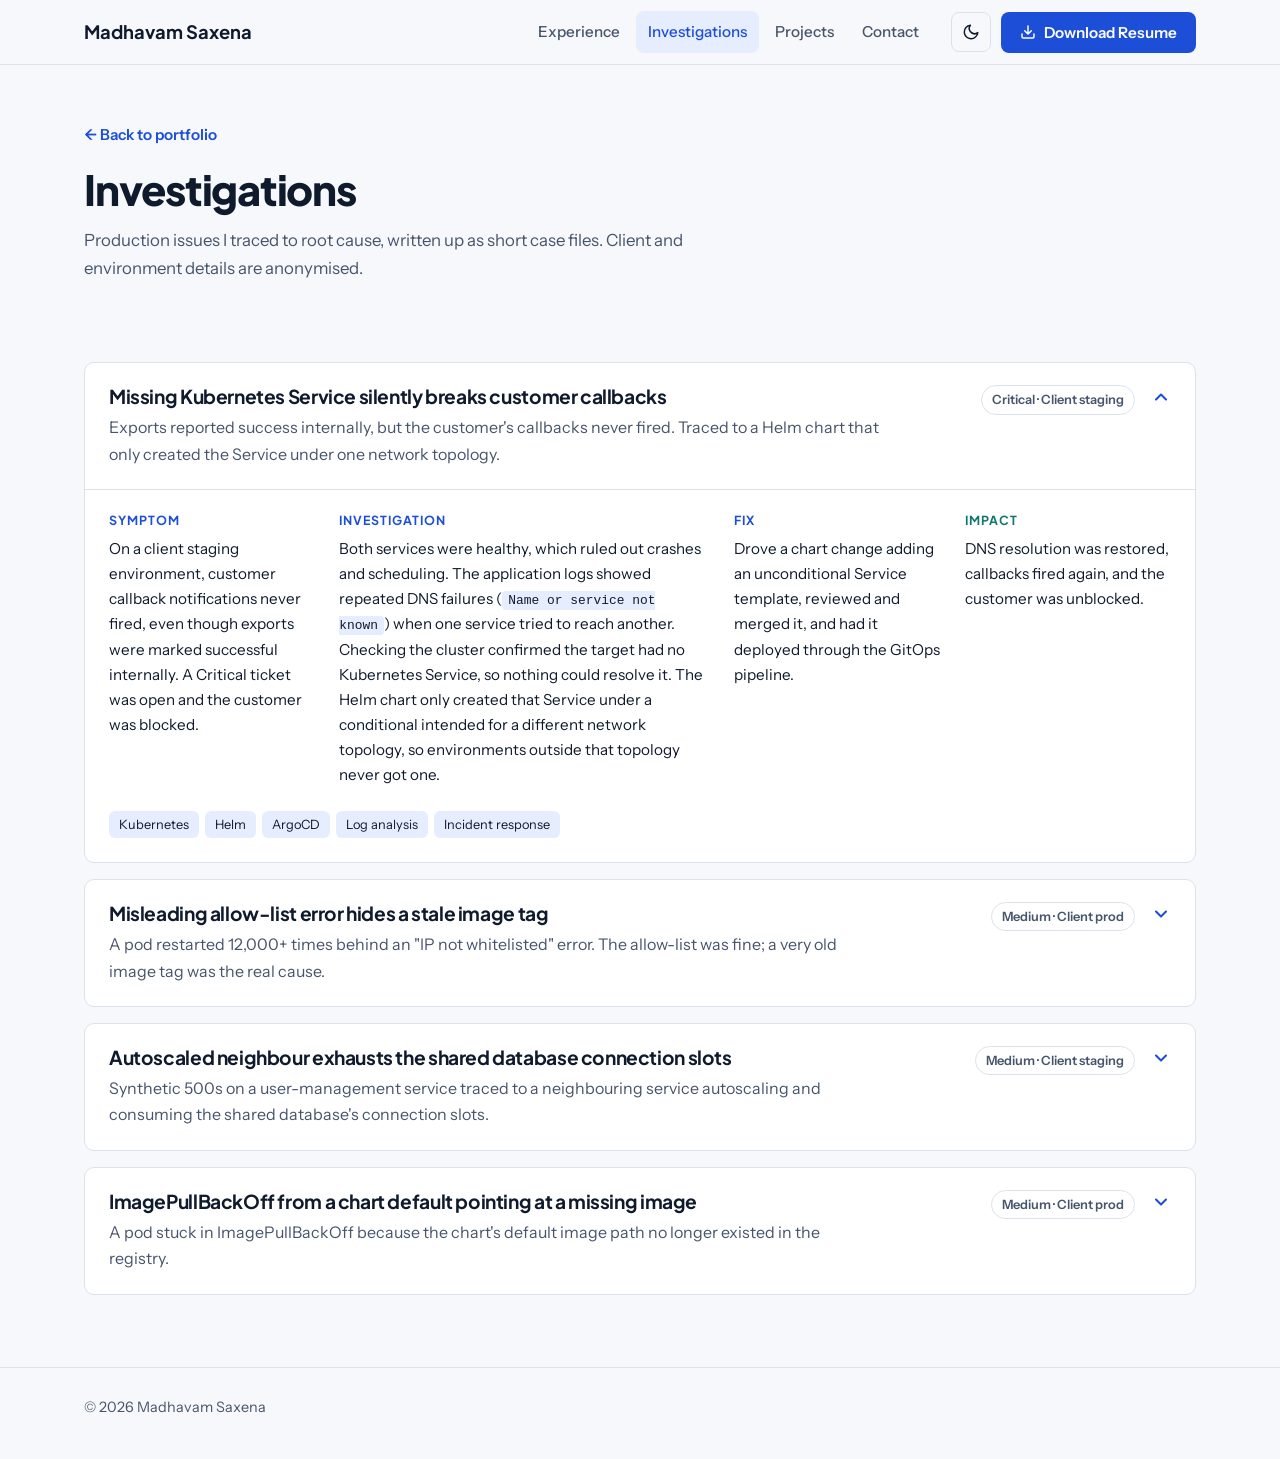
<file: investigations.html>
<!DOCTYPE html>
<html lang="en">
<head>
<meta charset="UTF-8">
<meta name="viewport" content="width=device-width, initial-scale=1">
<title>Investigations | Madhavam Saxena</title>
<meta name="description" content="Production incidents traced to root cause, written up as short case files by Madhavam Saxena, Site Reliability Engineer.">
<link rel="canonical" href="https://msaxena14.github.io/investigations.html">
<meta name="author" content="Madhavam Saxena">

<meta property="og:type" content="website">
<meta property="og:title" content="Investigations | Madhavam Saxena">
<meta property="og:description" content="Production incidents traced to root cause, written up as short case files.">
<meta property="og:url" content="https://msaxena14.github.io/investigations.html">
<meta property="og:image" content="https://msaxena14.github.io/assets/img/madhavam-saxena.jpeg">
<meta name="twitter:card" content="summary">

<meta name="color-scheme" content="light dark">
<meta name="theme-color" content="#f6f8fb" id="theme-meta">
<link rel="icon" href="data:image/svg+xml,%3Csvg xmlns='http://www.w3.org/2000/svg' viewBox='0 0 64 64'%3E%3Crect width='64' height='64' rx='14' fill='%231d4ed8'/%3E%3Ctext x='32' y='43' font-family='Arial,sans-serif' font-size='30' font-weight='700' text-anchor='middle' fill='white'%3EMS%3C/text%3E%3C/svg%3E">

<script type="application/ld+json">
{
  "@context": "https://schema.org",
  "@type": "Person",
  "name": "Madhavam Saxena",
  "jobTitle": "Site Reliability Engineer",
  "worksFor": { "@type": "Organization", "name": "Innovaccer" },
  "url": "https://msaxena14.github.io/",
  "email": "mailto:madhavamsaxena14@gmail.com",
  "sameAs": ["https://www.linkedin.com/in/madhavamsaxena/", "https://github.com/msaxena14"],
  "knowsAbout": ["Kubernetes", "AWS", "Terraform", "ArgoCD", "GitOps", "Observability", "Site Reliability Engineering"]
}
</script>

<!-- Set theme before first paint so there is no flash -->
<script>
  (function () {
    var saved = null;
    try { saved = localStorage.getItem('theme'); } catch (e) {}
    var dark = saved ? saved === 'dark' : window.matchMedia('(prefers-color-scheme: dark)').matches;
    document.documentElement.setAttribute('data-theme', dark ? 'dark' : 'light');
  })();
</script>

<link rel="preconnect" href="https://fonts.googleapis.com">
<link rel="preconnect" href="https://fonts.gstatic.com" crossorigin>
<link rel="stylesheet" href="https://fonts.googleapis.com/css2?family=Plus+Jakarta+Sans:wght@600;700;800&family=Instrument+Sans:wght@400;500;600&display=swap">

<link rel="stylesheet" href="assets/css/site.css">
</head>

<body>
<a class="skip" href="#main">Skip to content</a>

<header class="site">
  <div class="wrap bar">
    <a class="brand" href="index.html">Madhavam Saxena</a>
    <nav class="primary" aria-label="Primary">
      <a href="index.html#experience">Experience</a>
      <a href="investigations.html" aria-current="true">Investigations</a>
      <a href="index.html#projects">Projects</a>
      <a href="index.html#contact">Contact</a>
    </nav>
    <div class="actions">
      <button class="icon-btn" id="theme-toggle" type="button" aria-label="Switch between light and dark theme">
        <svg class="i-sun" viewBox="0 0 24 24" fill="none" stroke="currentColor" stroke-width="2" stroke-linecap="round" stroke-linejoin="round" aria-hidden="true"><circle cx="12" cy="12" r="5"/><path d="M12 1v2M12 21v2M4.2 4.2l1.4 1.4M18.4 18.4l1.4 1.4M1 12h2M21 12h2M4.2 19.8l1.4-1.4M18.4 5.6l1.4-1.4"/></svg>
        <svg class="i-moon" viewBox="0 0 24 24" fill="none" stroke="currentColor" stroke-width="2" stroke-linecap="round" stroke-linejoin="round" aria-hidden="true"><path d="M21 12.8A9 9 0 1 1 11.2 3a7 7 0 0 0 9.8 9.8z"/></svg>
      </button>
      <a class="btn btn-primary" href="MadhavamSaxena_Resume.pdf" download>
        <svg width="16" height="16" viewBox="0 0 24 24" fill="none" stroke="currentColor" stroke-width="2.2" stroke-linecap="round" stroke-linejoin="round" aria-hidden="true"><path d="M21 15v4a2 2 0 0 1-2 2H5a2 2 0 0 1-2-2v-4M7 10l5 5 5-5M12 15V3"/></svg>
        <span><span class="btn-resume-text">Download </span>Resume</span>
      </a>
    </div>
  </div>
</header>

<main id="main">
  <section class="page-head">
    <div class="wrap">
      <a class="crumb" href="index.html#investigations">← Back to portfolio</a>
      <h1>Investigations</h1>
      <p>Production issues I traced to root cause, written up as short case files. Client and environment details are anonymised.</p>
    </div>
  </section>

  <section>
    <div class="wrap">
      <div class="cases">
        <!-- INVESTIGATIONS:START -->
        <details class="case" id="missing-kubernetes-service-silently-breaks-customer-callbacks" open>
          <summary>
            <span class="case-title"><h3>Missing Kubernetes Service silently breaks customer callbacks</h3><p>Exports reported success internally, but the customer&#x27;s callbacks never fired. Traced to a Helm chart that only created the Service under one network topology.</p></span>
            <span class="case-sev">Critical · Client staging</span>
            <svg class="case-chev" viewBox="0 0 24 24" fill="none" stroke="currentColor" stroke-width="2.5" stroke-linecap="round" stroke-linejoin="round" aria-hidden="true"><path d="m6 9 6 6 6-6"/></svg>
          </summary>
          <div class="case-body">
            <div class="step"><h4>Symptom</h4><p>On a client staging environment, customer callback notifications never fired, even though exports were marked successful internally. A Critical ticket was open and the customer was blocked.</p></div>
            <div class="step"><h4>Investigation</h4><p>Both services were healthy, which ruled out crashes and scheduling. The application logs showed repeated DNS failures (<code>Name or service not known</code>) when one service tried to reach another. Checking the cluster confirmed the target had no Kubernetes Service, so nothing could resolve it. The Helm chart only created that Service under a conditional intended for a different network topology, so environments outside that topology never got one.</p></div>
            <div class="step"><h4>Fix</h4><p>Drove a chart change adding an unconditional Service template, reviewed and merged it, and had it deployed through the GitOps pipeline.</p></div>
            <div class="step impact"><h4>Impact</h4><p>DNS resolution was restored, callbacks fired again, and the customer was unblocked.</p></div>
            <ul class="tags" aria-label="Technologies"><li class="tag">Kubernetes</li><li class="tag">Helm</li><li class="tag">ArgoCD</li><li class="tag">Log analysis</li><li class="tag">Incident response</li></ul>
          </div>
        </details>
        <details class="case" id="misleading-allow-list-error-hides-a-stale-image-tag">
          <summary>
            <span class="case-title"><h3>Misleading allow-list error hides a stale image tag</h3><p>A pod restarted 12,000+ times behind an &quot;IP not whitelisted&quot; error. The allow-list was fine; a very old image tag was the real cause.</p></span>
            <span class="case-sev">Medium · Client prod</span>
            <svg class="case-chev" viewBox="0 0 24 24" fill="none" stroke="currentColor" stroke-width="2.5" stroke-linecap="round" stroke-linejoin="round" aria-hidden="true"><path d="m6 9 6 6 6-6"/></svg>
          </summary>
          <div class="case-body">
            <div class="step"><h4>Symptom</h4><p>A pod on a client&#x27;s Azure cluster had restarted more than 12,000 times, a long-standing condition rather than a new regression. Its logs ended in <code>ConnectionError: Customer IP is not whitelisted</code> against an Azure OpenAI endpoint.</p></div>
            <div class="step"><h4>Investigation</h4><p>The error read like a network allow-list gap, and the first step was to ask for the client&#x27;s egress IP. A teammate questioned that: the service calls the endpoint from the cluster, not from the customer&#x27;s network. Checking the cluster&#x27;s NAT gateway address against the endpoint&#x27;s network rules showed it was already allow-listed, which disproved the hypothesis. With networking ruled out, comparing the deployed version with current releases showed the service was running a very old image tag, and together with the owning team that became the most likely cause.</p></div>
            <div class="step"><h4>Fix</h4><p>Upgraded the service to a current release through the GitOps configuration.</p></div>
            <div class="step impact"><h4>Impact</h4><p>The pods came up and stayed up with no restarts, ending a restart loop that had run for more than two weeks.</p></div>
            <ul class="tags" aria-label="Technologies"><li class="tag">Kubernetes</li><li class="tag">Azure</li><li class="tag">Troubleshooting</li><li class="tag">Image versions</li></ul>
          </div>
        </details>
        <details class="case" id="autoscaled-neighbour-exhausts-the-shared-database-connection-slots">
          <summary>
            <span class="case-title"><h3>Autoscaled neighbour exhausts the shared database connection slots</h3><p>Synthetic 500s on a user-management service traced to a neighbouring service autoscaling and consuming the shared database&#x27;s connection slots.</p></span>
            <span class="case-sev">Medium · Client staging</span>
            <svg class="case-chev" viewBox="0 0 24 24" fill="none" stroke="currentColor" stroke-width="2.5" stroke-linecap="round" stroke-linejoin="round" aria-hidden="true"><path d="m6 9 6 6 6-6"/></svg>
          </summary>
          <div class="case-body">
            <div class="step"><h4>Symptom</h4><p>Synthetic checks against a staging user-management service started returning HTTP 500. The service&#x27;s logs showed Postgres refusing connections: <code>remaining connection slots are reserved for roles with the SUPERUSER attribute</code>.</p></div>
            <div class="step"><h4>Investigation</h4><p>That error means the database has run out of regular connection slots, so the question was who was holding them. A traffic spike on a separate document-processing service had scaled it to about 27 pods. Each pod keeps its own connection pool of roughly 10 connections, around 291 in total, against a server limit of 401. With about 384 connections in use, user management lost the race for the last slots. The headroom was only a few connections, so the next spike would repeat the failure.</p></div>
            <div class="step"><h4>Fix</h4><p>Recommended three options, in order of effort: cap the per-pod pool size, raise <code>max_connections</code>, and put a connection pooler such as PgBouncer between the applications and the database. The owning application team applied the fix under a separate ticket.</p></div>
            <div class="step impact"><h4>Impact</h4><p>The incident was closed with a documented root cause and a clear way to stop it recurring on the next traffic spike.</p></div>
            <ul class="tags" aria-label="Technologies"><li class="tag">PostgreSQL</li><li class="tag">Kubernetes</li><li class="tag">Capacity</li><li class="tag">Root cause analysis</li></ul>
          </div>
        </details>
        <details class="case" id="imagepullbackoff-from-a-chart-default-pointing-at-a-missing-image">
          <summary>
            <span class="case-title"><h3>ImagePullBackOff from a chart default pointing at a missing image</h3><p>A pod stuck in ImagePullBackOff because the chart&#x27;s default image path no longer existed in the registry.</p></span>
            <span class="case-sev">Medium · Client prod</span>
            <svg class="case-chev" viewBox="0 0 24 24" fill="none" stroke="currentColor" stroke-width="2.5" stroke-linecap="round" stroke-linejoin="round" aria-hidden="true"><path d="m6 9 6 6 6-6"/></svg>
          </summary>
          <div class="case-body">
            <div class="step"><h4>Symptom</h4><p>A UI-shell service sat in <code>ImagePullBackOff</code> for the whole alert window on a client&#x27;s production cluster.</p></div>
            <div class="step"><h4>Investigation</h4><p>The pull error and a look at the registry showed that the referenced image path and tag did not exist at all, so retries could never succeed. The path came from the chart&#x27;s default values, not from anything specific to the client. A platform engineer confirmed the service shouldn&#x27;t use that default and supplied the correct repository and tag.</p></div>
            <div class="step"><h4>Fix</h4><p>Added a per-client override for the image repository and tag, merged it, promoted it, and let the GitOps sync roll it out.</p></div>
            <div class="step impact"><h4>Impact</h4><p>The deployment synced and went healthy, with pods running without restarts or errors. The UI was checked after logging in to confirm it served correctly.</p></div>
            <ul class="tags" aria-label="Technologies"><li class="tag">Kubernetes</li><li class="tag">ECR</li><li class="tag">Helm</li><li class="tag">ArgoCD</li></ul>
          </div>
        </details>
        <!-- INVESTIGATIONS:END -->
      </div>
    </div>
  </section>
</main>

<footer class="site">
  <div class="wrap">© <span id="year">2026</span> Madhavam Saxena</div>
</footer>

<script>
  (function () {
    var root = document.documentElement;
    document.getElementById('year').textContent = new Date().getFullYear();

    var meta = document.getElementById('theme-meta');
    function syncMeta() { meta.setAttribute('content', root.getAttribute('data-theme') === 'dark' ? '#0b1220' : '#f6f8fb'); }
    syncMeta();
    document.getElementById('theme-toggle').addEventListener('click', function () {
      var next = root.getAttribute('data-theme') === 'dark' ? 'light' : 'dark';
      root.setAttribute('data-theme', next);
      try { localStorage.setItem('theme', next); } catch (e) {}
      syncMeta();
    });

    // Deep link: open the case file named in the URL hash
    function openFromHash() {
      var el = location.hash && document.querySelector('details.case' + location.hash);
      if (el) el.open = true;
    }
    openFromHash();
    window.addEventListener('hashchange', openFromHash);
  })();
</script>
</body>
</html>
</file>
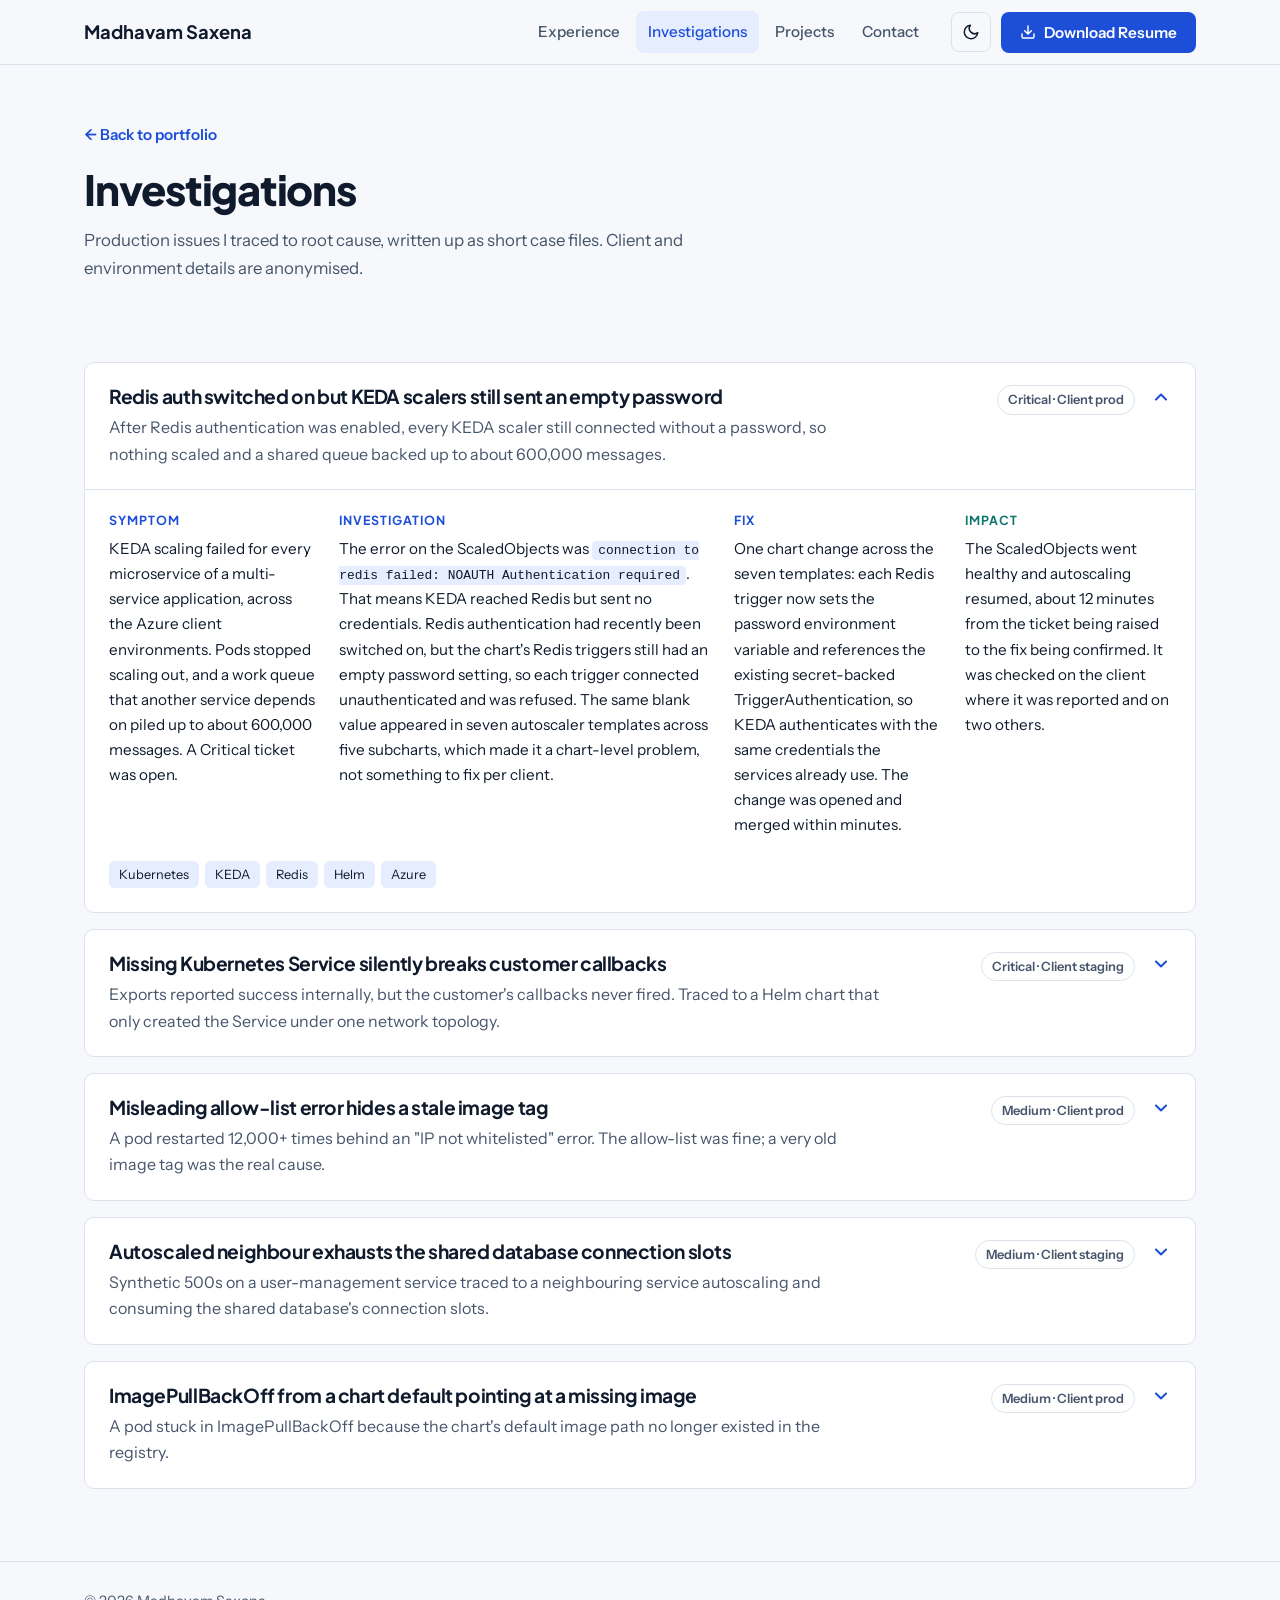
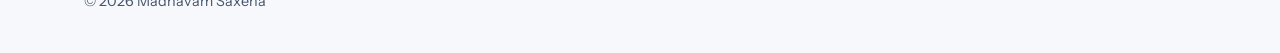
<file: html/investigations.html>
<!DOCTYPE html>
<html lang="en">
<head>
<meta charset="UTF-8">
<meta name="viewport" content="width=device-width, initial-scale=1">
<title>Investigations | Madhavam Saxena</title>
<meta name="description" content="Production incidents traced to root cause, written up as short case files by Madhavam Saxena, Site Reliability Engineer.">
<link rel="canonical" href="https://msaxena14.github.io/html/investigations.html">
<meta name="author" content="Madhavam Saxena">

<meta property="og:type" content="website">
<meta property="og:title" content="Investigations | Madhavam Saxena">
<meta property="og:description" content="Production incidents traced to root cause, written up as short case files.">
<meta property="og:url" content="https://msaxena14.github.io/html/investigations.html">
<meta property="og:image" content="https://msaxena14.github.io/assets/img/madhavam-saxena.jpeg">
<meta name="twitter:card" content="summary">

<meta name="color-scheme" content="light dark">
<meta name="theme-color" content="#f6f8fb" id="theme-meta">
<link rel="icon" href="data:image/svg+xml,%3Csvg xmlns='http://www.w3.org/2000/svg' viewBox='0 0 64 64'%3E%3Crect width='64' height='64' rx='14' fill='%231d4ed8'/%3E%3Ctext x='32' y='43' font-family='Arial,sans-serif' font-size='30' font-weight='700' text-anchor='middle' fill='white'%3EMS%3C/text%3E%3C/svg%3E">

<script type="application/ld+json">
{
  "@context": "https://schema.org",
  "@type": "Person",
  "name": "Madhavam Saxena",
  "jobTitle": "Site Reliability Engineer",
  "worksFor": { "@type": "Organization", "name": "Innovaccer" },
  "url": "https://msaxena14.github.io/",
  "email": "mailto:madhavamsaxena14@gmail.com",
  "sameAs": ["https://www.linkedin.com/in/madhavamsaxena/", "https://github.com/msaxena14"],
  "knowsAbout": ["Kubernetes", "AWS", "Terraform", "ArgoCD", "GitOps", "Observability", "Site Reliability Engineering"]
}
</script>

<!-- Set theme before first paint so there is no flash -->
<script>
  (function () {
    var saved = null;
    try { saved = localStorage.getItem('theme'); } catch (e) {}
    var dark = saved ? saved === 'dark' : window.matchMedia('(prefers-color-scheme: dark)').matches;
    document.documentElement.setAttribute('data-theme', dark ? 'dark' : 'light');
  })();
</script>

<link rel="preconnect" href="https://fonts.googleapis.com">
<link rel="preconnect" href="https://fonts.gstatic.com" crossorigin>
<link rel="stylesheet" href="https://fonts.googleapis.com/css2?family=Plus+Jakarta+Sans:wght@600;700;800&family=Instrument+Sans:wght@400;500;600&display=swap">

<link rel="stylesheet" href="../assets/css/site.css">
</head>

<body>
<a class="skip" href="#main">Skip to content</a>

<header class="site">
  <div class="wrap bar">
    <a class="brand" href="index.html">Madhavam Saxena</a>
    <nav class="primary" aria-label="Primary">
      <a href="index.html#experience">Experience</a>
      <a href="investigations.html" aria-current="true">Investigations</a>
      <a href="index.html#projects">Projects</a>
      <a href="index.html#contact">Contact</a>
    </nav>
    <div class="actions">
      <button class="icon-btn" id="theme-toggle" type="button" aria-label="Switch between light and dark theme">
        <svg class="i-sun" viewBox="0 0 24 24" fill="none" stroke="currentColor" stroke-width="2" stroke-linecap="round" stroke-linejoin="round" aria-hidden="true"><circle cx="12" cy="12" r="5"/><path d="M12 1v2M12 21v2M4.2 4.2l1.4 1.4M18.4 18.4l1.4 1.4M1 12h2M21 12h2M4.2 19.8l1.4-1.4M18.4 5.6l1.4-1.4"/></svg>
        <svg class="i-moon" viewBox="0 0 24 24" fill="none" stroke="currentColor" stroke-width="2" stroke-linecap="round" stroke-linejoin="round" aria-hidden="true"><path d="M21 12.8A9 9 0 1 1 11.2 3a7 7 0 0 0 9.8 9.8z"/></svg>
      </button>
      <a class="btn btn-primary" href="../MadhavamSaxena_Resume.pdf" download>
        <svg width="16" height="16" viewBox="0 0 24 24" fill="none" stroke="currentColor" stroke-width="2.2" stroke-linecap="round" stroke-linejoin="round" aria-hidden="true"><path d="M21 15v4a2 2 0 0 1-2 2H5a2 2 0 0 1-2-2v-4M7 10l5 5 5-5M12 15V3"/></svg>
        <span><span class="btn-resume-text">Download </span>Resume</span>
      </a>
    </div>
  </div>
</header>

<main id="main">
  <section class="page-head">
    <div class="wrap">
      <a class="crumb" href="index.html#investigations">← Back to portfolio</a>
      <h1>Investigations</h1>
      <p>Production issues I traced to root cause, written up as short case files. Client and environment details are anonymised.</p>
    </div>
  </section>

  <section>
    <div class="wrap">
      <div class="cases">
        <!-- INVESTIGATIONS:START -->
        <details class="case" id="redis-auth-switched-on-but-keda-scalers-still-sent-an-empty-password" open>
          <summary>
            <span class="case-title"><h3>Redis auth switched on but KEDA scalers still sent an empty password</h3><p>After Redis authentication was enabled, every KEDA scaler still connected without a password, so nothing scaled and a shared queue backed up to about 600,000 messages.</p></span>
            <span class="case-sev">Critical · Client prod</span>
            <svg class="case-chev" viewBox="0 0 24 24" fill="none" stroke="currentColor" stroke-width="2.5" stroke-linecap="round" stroke-linejoin="round" aria-hidden="true"><path d="m6 9 6 6 6-6"/></svg>
          </summary>
          <div class="case-body">
            <div class="step"><h4>Symptom</h4><p>KEDA scaling failed for every microservice of a multi-service application, across the Azure client environments. Pods stopped scaling out, and a work queue that another service depends on piled up to about 600,000 messages. A Critical ticket was open.</p></div>
            <div class="step"><h4>Investigation</h4><p>The error on the ScaledObjects was <code>connection to redis failed: NOAUTH Authentication required</code>. That means KEDA reached Redis but sent no credentials. Redis authentication had recently been switched on, but the chart&#x27;s Redis triggers still had an empty password setting, so each trigger connected unauthenticated and was refused. The same blank value appeared in seven autoscaler templates across five subcharts, which made it a chart-level problem, not something to fix per client.</p></div>
            <div class="step"><h4>Fix</h4><p>One chart change across the seven templates: each Redis trigger now sets the password environment variable and references the existing secret-backed TriggerAuthentication, so KEDA authenticates with the same credentials the services already use. The change was opened and merged within minutes.</p></div>
            <div class="step impact"><h4>Impact</h4><p>The ScaledObjects went healthy and autoscaling resumed, about 12 minutes from the ticket being raised to the fix being confirmed. It was checked on the client where it was reported and on two others.</p></div>
            <ul class="tags" aria-label="Technologies"><li class="tag">Kubernetes</li><li class="tag">KEDA</li><li class="tag">Redis</li><li class="tag">Helm</li><li class="tag">Azure</li></ul>
          </div>
        </details>
        <details class="case" id="missing-kubernetes-service-silently-breaks-customer-callbacks">
          <summary>
            <span class="case-title"><h3>Missing Kubernetes Service silently breaks customer callbacks</h3><p>Exports reported success internally, but the customer&#x27;s callbacks never fired. Traced to a Helm chart that only created the Service under one network topology.</p></span>
            <span class="case-sev">Critical · Client staging</span>
            <svg class="case-chev" viewBox="0 0 24 24" fill="none" stroke="currentColor" stroke-width="2.5" stroke-linecap="round" stroke-linejoin="round" aria-hidden="true"><path d="m6 9 6 6 6-6"/></svg>
          </summary>
          <div class="case-body">
            <div class="step"><h4>Symptom</h4><p>On a client staging environment, customer callback notifications never fired, even though exports were marked successful internally. A Critical ticket was open and the customer was blocked.</p></div>
            <div class="step"><h4>Investigation</h4><p>Both services were healthy, which ruled out crashes and scheduling. The application logs showed repeated DNS failures (<code>Name or service not known</code>) when one service tried to reach another. Checking the cluster confirmed the target had no Kubernetes Service, so nothing could resolve it. The Helm chart only created that Service under a conditional intended for a different network topology, so environments outside that topology never got one.</p></div>
            <div class="step"><h4>Fix</h4><p>Drove a chart change adding an unconditional Service template, reviewed and merged it, and had it deployed through the GitOps pipeline.</p></div>
            <div class="step impact"><h4>Impact</h4><p>DNS resolution was restored, callbacks fired again, and the customer was unblocked.</p></div>
            <ul class="tags" aria-label="Technologies"><li class="tag">Kubernetes</li><li class="tag">Helm</li><li class="tag">ArgoCD</li><li class="tag">Log analysis</li><li class="tag">Incident response</li></ul>
          </div>
        </details>
        <details class="case" id="misleading-allow-list-error-hides-a-stale-image-tag">
          <summary>
            <span class="case-title"><h3>Misleading allow-list error hides a stale image tag</h3><p>A pod restarted 12,000+ times behind an &quot;IP not whitelisted&quot; error. The allow-list was fine; a very old image tag was the real cause.</p></span>
            <span class="case-sev">Medium · Client prod</span>
            <svg class="case-chev" viewBox="0 0 24 24" fill="none" stroke="currentColor" stroke-width="2.5" stroke-linecap="round" stroke-linejoin="round" aria-hidden="true"><path d="m6 9 6 6 6-6"/></svg>
          </summary>
          <div class="case-body">
            <div class="step"><h4>Symptom</h4><p>A pod on a client&#x27;s Azure cluster had restarted more than 12,000 times, a long-standing condition rather than a new regression. Its logs ended in <code>ConnectionError: Customer IP is not whitelisted</code> against an Azure OpenAI endpoint.</p></div>
            <div class="step"><h4>Investigation</h4><p>The error read like a network allow-list gap, and the first step was to ask for the client&#x27;s egress IP. A teammate questioned that: the service calls the endpoint from the cluster, not from the customer&#x27;s network. Checking the cluster&#x27;s NAT gateway address against the endpoint&#x27;s network rules showed it was already allow-listed, which disproved the hypothesis. With networking ruled out, comparing the deployed version with current releases showed the service was running a very old image tag, and together with the owning team that became the most likely cause.</p></div>
            <div class="step"><h4>Fix</h4><p>Upgraded the service to a current release through the GitOps configuration.</p></div>
            <div class="step impact"><h4>Impact</h4><p>The pods came up and stayed up with no restarts, ending a restart loop that had run for more than two weeks.</p></div>
            <ul class="tags" aria-label="Technologies"><li class="tag">Kubernetes</li><li class="tag">Azure</li><li class="tag">Troubleshooting</li><li class="tag">Image versions</li></ul>
          </div>
        </details>
        <details class="case" id="autoscaled-neighbour-exhausts-the-shared-database-connection-slots">
          <summary>
            <span class="case-title"><h3>Autoscaled neighbour exhausts the shared database connection slots</h3><p>Synthetic 500s on a user-management service traced to a neighbouring service autoscaling and consuming the shared database&#x27;s connection slots.</p></span>
            <span class="case-sev">Medium · Client staging</span>
            <svg class="case-chev" viewBox="0 0 24 24" fill="none" stroke="currentColor" stroke-width="2.5" stroke-linecap="round" stroke-linejoin="round" aria-hidden="true"><path d="m6 9 6 6 6-6"/></svg>
          </summary>
          <div class="case-body">
            <div class="step"><h4>Symptom</h4><p>Synthetic checks against a staging user-management service started returning HTTP 500. The service&#x27;s logs showed Postgres refusing connections: <code>remaining connection slots are reserved for roles with the SUPERUSER attribute</code>.</p></div>
            <div class="step"><h4>Investigation</h4><p>That error means the database has run out of regular connection slots, so the question was who was holding them. A traffic spike on a separate document-processing service had scaled it to about 27 pods. Each pod keeps its own connection pool of roughly 10 connections, around 291 in total, against a server limit of 401. With about 384 connections in use, user management lost the race for the last slots. The headroom was only a few connections, so the next spike would repeat the failure.</p></div>
            <div class="step"><h4>Fix</h4><p>Recommended three options, in order of effort: cap the per-pod pool size, raise <code>max_connections</code>, and put a connection pooler such as PgBouncer between the applications and the database. The owning application team applied the fix under a separate ticket.</p></div>
            <div class="step impact"><h4>Impact</h4><p>The incident was closed with a documented root cause and a clear way to stop it recurring on the next traffic spike.</p></div>
            <ul class="tags" aria-label="Technologies"><li class="tag">PostgreSQL</li><li class="tag">Kubernetes</li><li class="tag">Capacity</li><li class="tag">Root cause analysis</li></ul>
          </div>
        </details>
        <details class="case" id="imagepullbackoff-from-a-chart-default-pointing-at-a-missing-image">
          <summary>
            <span class="case-title"><h3>ImagePullBackOff from a chart default pointing at a missing image</h3><p>A pod stuck in ImagePullBackOff because the chart&#x27;s default image path no longer existed in the registry.</p></span>
            <span class="case-sev">Medium · Client prod</span>
            <svg class="case-chev" viewBox="0 0 24 24" fill="none" stroke="currentColor" stroke-width="2.5" stroke-linecap="round" stroke-linejoin="round" aria-hidden="true"><path d="m6 9 6 6 6-6"/></svg>
          </summary>
          <div class="case-body">
            <div class="step"><h4>Symptom</h4><p>A UI-shell service sat in <code>ImagePullBackOff</code> for the whole alert window on a client&#x27;s production cluster.</p></div>
            <div class="step"><h4>Investigation</h4><p>The ImagePull error and ECR registry showed that the referenced image path and tag did not exist at all, so retries could never succeed. The path came from the chart&#x27;s default values, not from anything specific to the client. A developer confirmed the service shouldn&#x27;t use that default and supplied the correct repository and tag.</p></div>
            <div class="step"><h4>Fix</h4><p>Added a per-client override for the image repository and tag, merged it, promoted it, and let the GitOps sync roll it out.</p></div>
            <div class="step impact"><h4>Impact</h4><p>The deployment synced and went healthy, with pods running without restarts or errors. The UI was checked after logging in to confirm it served correctly.</p></div>
            <ul class="tags" aria-label="Technologies"><li class="tag">Kubernetes</li><li class="tag">ECR</li><li class="tag">Helm</li><li class="tag">ArgoCD</li></ul>
          </div>
        </details>
        <!-- INVESTIGATIONS:END -->
      </div>
    </div>
  </section>
</main>

<footer class="site">
  <div class="wrap">© <span id="year">2026</span> Madhavam Saxena</div>
</footer>

<script>
  (function () {
    var root = document.documentElement;
    document.getElementById('year').textContent = new Date().getFullYear();

    var meta = document.getElementById('theme-meta');
    function syncMeta() { meta.setAttribute('content', root.getAttribute('data-theme') === 'dark' ? '#0b1220' : '#f6f8fb'); }
    syncMeta();
    document.getElementById('theme-toggle').addEventListener('click', function () {
      var next = root.getAttribute('data-theme') === 'dark' ? 'light' : 'dark';
      root.setAttribute('data-theme', next);
      try { localStorage.setItem('theme', next); } catch (e) {}
      syncMeta();
    });

    // Deep link: open the case file named in the URL hash
    function openFromHash() {
      var el = location.hash && document.querySelector('details.case' + location.hash);
      if (el) { el.open = true; el.scrollIntoView(); }
    }
    openFromHash();
    window.addEventListener('hashchange', openFromHash);
  })();
</script>
</body>
</html>
</file>
<file: assets/css/site.css>
:root {
  --bg: #f6f8fb;
  --surface: #ffffff;
  --ink: #0f1b2d;
  --muted: #46556b;
  --line: #dbe2ec;
  --accent: #1d4ed8;
  --accent-ink: #ffffff;
  --accent-soft: #e6edff;
  --good: #0f766e;
  --bar-before: #b8c3d4;
  --radius: 10px;
  --display: 'Plus Jakarta Sans', 'Segoe UI', system-ui, sans-serif;
  --body: 'Instrument Sans', 'Segoe UI', system-ui, sans-serif;
}
[data-theme="dark"] {
  --bg: #0b1220;
  --surface: #121b2e;
  --ink: #e6ecf5;
  --muted: #a3b3ca;
  --line: #25324a;
  --accent: #7aa2ff;
  --accent-ink: #0b1220;
  --accent-soft: #1a2747;
  --good: #5eead4;
  --bar-before: #3a4963;
}

*, *::before, *::after { box-sizing: border-box; }
html { scroll-behavior: smooth; scroll-padding-top: 96px; }
body {
  margin: 0;
  background: var(--bg);
  color: var(--ink);
  font: 400 1rem/1.65 var(--body);
  -webkit-font-smoothing: antialiased;
}
img { max-width: 100%; display: block; }
a { color: var(--accent); text-underline-offset: 3px; }
h1, h2, h3 { font-family: var(--display); line-height: 1.2; margin: 0; letter-spacing: -0.02em; text-wrap: balance; }
p { margin: 0; }
ul { margin: 0; padding: 0; list-style: none; }

:focus-visible { outline: 3px solid var(--accent); outline-offset: 3px; border-radius: 4px; }

.skip {
  position: absolute; left: 12px; top: -60px; z-index: 100;
  background: var(--accent); color: var(--accent-ink);
  padding: 10px 16px; border-radius: 8px; font-weight: 600; text-decoration: none;
}
.skip:focus { top: 12px; }

.wrap { max-width: 1160px; margin: 0 auto; padding: 0 24px; }
section { padding: 72px 0 8px; }
.section-head { max-width: 62ch; margin-bottom: 32px; }
.section-head h2 { font-size: clamp(1.6rem, 3vw, 2.1rem); }
.section-head p { color: var(--muted); margin-top: 10px; }

/* ---------- Header ---------- */
header.site {
  position: sticky; top: 0; z-index: 50;
  background: color-mix(in srgb, var(--bg) 88%, transparent);
  backdrop-filter: blur(10px);
  border-bottom: 1px solid var(--line);
}
.bar { display: flex; align-items: center; gap: 20px; min-height: 64px; flex-wrap: wrap; padding-top: 8px; padding-bottom: 8px; }
.brand { font-family: var(--display); font-weight: 700; font-size: 1.15rem; color: var(--ink); text-decoration: none; margin-right: auto; }
nav.primary { display: flex; gap: 4px; overflow-x: auto; scrollbar-width: none; }
nav.primary::-webkit-scrollbar { display: none; }
nav.primary a {
  color: var(--muted); text-decoration: none; font-weight: 500; font-size: .95rem;
  padding: 8px 12px; border-radius: 8px; white-space: nowrap;
}
nav.primary a:hover { color: var(--ink); background: var(--accent-soft); }
nav.primary a[aria-current="true"] { color: var(--accent); background: var(--accent-soft); }
.actions { display: flex; align-items: center; gap: 10px; }

.btn {
  display: inline-flex; align-items: center; gap: 8px;
  font: 600 .95rem var(--body); text-decoration: none; cursor: pointer;
  padding: 10px 18px; border-radius: 8px; border: 1px solid transparent;
}
.btn-primary { background: var(--accent); color: var(--accent-ink); }
.btn-primary:hover { filter: brightness(1.08); }
.btn-ghost { background: transparent; color: var(--ink); border-color: var(--line); }
.btn-ghost:hover { border-color: var(--accent); color: var(--accent); }
.icon-btn {
  width: 40px; height: 40px; display: grid; place-items: center; cursor: pointer;
  background: transparent; color: var(--ink); border: 1px solid var(--line); border-radius: 8px;
}
.icon-btn:hover { border-color: var(--accent); color: var(--accent); }
.icon-btn svg { width: 18px; height: 18px; }
[data-theme="light"] .i-sun, [data-theme="dark"] .i-moon { display: none; }

/* ---------- Hero ---------- */
.hero { padding-top: 64px; }
.hero-grid { display: grid; grid-template-columns: 1.6fr 1fr; gap: 48px; align-items: center; }
.hero h1 { font-size: clamp(1.9rem, 4vw, 2.9rem); font-weight: 800; letter-spacing: -0.03em; line-height: 1.12; max-width: 22ch; }
.hero .lede { color: var(--muted); font-size: 1.125rem; max-width: 58ch; margin-top: 20px; }
.hero .cta { display: flex; flex-wrap: wrap; gap: 12px; margin-top: 28px; }
.chips { display: flex; flex-wrap: wrap; gap: 8px; margin-top: 24px; }
.chip {
  font-size: .85rem; font-weight: 500; padding: 5px 12px; border-radius: 999px;
  background: var(--surface); border: 1px solid var(--line); color: var(--muted);
}
.card-id {
  background: var(--surface); border: 1px solid var(--line); border-radius: var(--radius);
  padding: 24px; display: grid; gap: 20px;
}
.id-top { display: flex; align-items: center; gap: 16px; }
.card-id img { width: 84px; height: 84px; flex: none; border-radius: 50%; object-fit: cover; border: 3px solid var(--accent-soft); }
.card-id .name { font-family: var(--display); font-weight: 700; font-size: 1.2rem; line-height: 1.25; }
.card-id .role { color: var(--muted); font-size: .95rem; line-height: 1.4; margin-top: 2px; }
.card-id .loc { display: flex; align-items: center; gap: 6px; color: var(--muted); font-size: .9rem; margin-top: 8px; }
.card-id .loc svg { width: 15px; height: 15px; flex: none; }
.id-links { display: flex; flex-wrap: wrap; gap: 8px; padding-top: 18px; border-top: 1px solid var(--line); }
.pill {
  display: inline-flex; align-items: center; gap: 8px; padding: 8px 14px;
  border: 1px solid var(--line); border-radius: 8px; background: var(--bg);
  color: var(--ink); font-weight: 600; font-size: .9rem; text-decoration: none;
}
.pill svg { width: 16px; height: 16px; flex: none; }
.pill:hover { border-color: var(--accent); color: var(--accent); }

/* ---------- Outcomes ---------- */
.outcomes { display: grid; grid-template-columns: repeat(3, 1fr); gap: 16px; }
.outcome {
  background: var(--surface); border: 1px solid var(--line); border-radius: var(--radius);
  padding: 22px;
}
.outcome .fig { font-family: var(--display); font-weight: 700; font-size: 2.1rem; color: var(--accent); line-height: 1; }
.outcome h3 { font-size: 1.05rem; margin-top: 12px; }
.outcome p { color: var(--muted); font-size: .95rem; margin-top: 6px; }
.outcome .src { font-size: .85rem; color: var(--muted); margin-top: 12px; border-top: 1px solid var(--line); padding-top: 10px; }

.latency {
  margin-top: 16px; background: var(--surface); border: 1px solid var(--line); border-radius: var(--radius);
  padding: 24px; display: grid; grid-template-columns: 1fr 1.6fr; gap: 32px; align-items: center;
}
.latency h3 { font-size: 1.2rem; }
.latency p { color: var(--muted); margin-top: 8px; font-size: .95rem; }
.bars { display: grid; gap: 14px; }
.bar-row { display: grid; grid-template-columns: 64px 1fr; gap: 12px; align-items: center; font-size: .9rem; }
.bar-row .label { color: var(--muted); }
.track { background: color-mix(in srgb, var(--line) 55%, transparent); border-radius: 6px; height: 34px; overflow: hidden; }
.fill { height: 100%; display: flex; align-items: center; padding-left: 12px; font-weight: 600; border-radius: 6px; transform-origin: left; }
.fill.before { width: 100%; background: var(--bar-before); color: var(--ink); }
.fill.after { width: 55.6%; background: var(--accent); color: var(--accent-ink); animation: grow 1.1s .15s cubic-bezier(.2,.8,.2,1) both; }
@keyframes grow { from { transform: scaleX(.2); opacity: .4; } to { transform: scaleX(1); opacity: 1; } }

/* ---------- Experience (a real sequence, so a rail is meaningful) ---------- */
.timeline { position: relative; display: grid; gap: 28px; padding-left: 28px; }
.timeline::before { content: ""; position: absolute; left: 6px; top: 8px; bottom: 8px; width: 2px; background: var(--line); }
.job { position: relative; background: var(--surface); border: 1px solid var(--line); border-radius: var(--radius); padding: 24px; }
.job::before {
  content: ""; position: absolute; left: -29px; top: 30px; width: 14px; height: 14px; border-radius: 50%;
  background: var(--bg); border: 3px solid var(--accent);
}
.job:not(.current)::before { border-color: var(--bar-before); }
.job-top { display: flex; flex-wrap: wrap; justify-content: space-between; gap: 4px 16px; margin-bottom: 14px; }
.job h3 { font-size: 1.25rem; }
.job .role { color: var(--muted); font-weight: 500; }
.job .dates { color: var(--muted); font-size: .95rem; }
.job > ul:not(.tags) { display: grid; gap: 10px; }
.job > ul:not(.tags) li { position: relative; padding-left: 18px; max-width: 78ch; }
.job > ul:not(.tags) li::before { content: ""; position: absolute; left: 0; top: .7em; width: 6px; height: 6px; border-radius: 50%; background: var(--accent); }
.tags { display: flex; flex-wrap: wrap; gap: 6px; margin-top: 16px; }
.tag { font-size: .8rem; padding: 3px 10px; border-radius: 6px; background: var(--accent-soft); color: var(--ink); }

/* ---------- Investigations (case files) ---------- */
.cases { display: grid; gap: 16px; }
details.case { background: var(--surface); border: 1px solid var(--line); border-radius: var(--radius); overflow: hidden; }
details.case summary {
  cursor: pointer; list-style: none; padding: 22px 24px;
  display: flex; align-items: flex-start; gap: 16px;
}
details.case summary::-webkit-details-marker { display: none; }
details.case summary:hover { background: var(--accent-soft); }
.case-title { margin-right: auto; min-width: 0; }
.case-title h3 { font-size: 1.2rem; }
.case-title p { color: var(--muted); margin-top: 6px; max-width: 70ch; }
.case-sev {
  flex: none; font-size: .8rem; font-weight: 600; padding: 3px 10px; border-radius: 999px;
  border: 1px solid var(--line); color: var(--muted); white-space: nowrap;
}
.case-chev { flex: none; width: 20px; height: 20px; margin-top: 2px; color: var(--accent); transition: transform .25s ease; }
details.case[open] .case-chev { transform: rotate(180deg); }
.case-body {
  border-top: 1px solid var(--line); padding: 22px 24px 24px;
  display: grid; grid-template-columns: 1fr 1.8fr 1fr 1fr; gap: 24px;
}
.step h4 {
  margin: 0 0 8px; font: 700 .78rem var(--display); letter-spacing: .08em; text-transform: uppercase; color: var(--accent);
}
.step.impact h4 { color: var(--good); }
.step p { color: var(--ink); font-size: .95rem; }
.case-body .tags { grid-column: 1 / -1; margin-top: 0; }
.step p + p, .step p + ul, .step p + ol, .step ul + p, .step ol + p, .step pre + p, .step p + pre { margin-top: 10px; }
.step ul, .step ol { margin: 0; padding-left: 1.2em; font-size: .95rem; }
.step ul { list-style: disc; }
.step li { padding: 2px 0; }
.step pre { margin: 0; padding: 12px 14px; overflow-x: auto; border-radius: 8px; background: var(--bg); border: 1px solid var(--line); font-size: .85rem; }
.step pre code { background: none; padding: 0; }
.step.extra { grid-column: 1 / -1; }

/* Homepage teaser: one compact link-card per case file */
.section-head.with-link { max-width: none; display: flex; flex-wrap: wrap; align-items: flex-end; justify-content: space-between; gap: 12px 24px; }
.section-head.with-link > div { max-width: 62ch; }
.case-card {
  display: flex; align-items: flex-start; gap: 16px; text-decoration: none; color: inherit;
  background: var(--surface); border: 1px solid var(--line); border-radius: var(--radius); padding: 22px 24px;
}
.case-card:hover { border-color: var(--accent); }
.case-card .case-title h3 { color: var(--ink); }
.case-card .tags { margin-top: 12px; }
.case-card .case-go { flex: none; width: 20px; height: 20px; margin-top: 2px; color: var(--accent); }

/* Dedicated page */
.page-head { padding-top: 56px; }
.page-head h1 { font-size: clamp(1.9rem, 4vw, 2.6rem); font-weight: 800; letter-spacing: -0.03em; }
.page-head p { color: var(--muted); margin-top: 12px; max-width: 62ch; font-size: 1.05rem; }
.crumb { display: inline-block; margin-bottom: 18px; font-weight: 600; font-size: .95rem; text-decoration: none; }
.crumb:hover { text-decoration: underline; }
details.case[id] { scroll-margin-top: 96px; }

/* ---------- Projects ---------- */
.project { background: var(--surface); border: 1px solid var(--line); border-radius: var(--radius); overflow: hidden; }
.project-body { padding: 28px; display: grid; grid-template-columns: 1.5fr 1fr; gap: 32px; }
.project h3 { font-size: 1.4rem; }
.project .kicker { color: var(--muted); font-size: .95rem; margin-top: 4px; }
.project p.desc { margin-top: 14px; max-width: 64ch; }
.project ul.points { margin-top: 14px; display: grid; gap: 8px; }
.project ul.points li { position: relative; padding-left: 18px; }
.project ul.points li::before { content: ""; position: absolute; left: 0; top: .7em; width: 6px; height: 6px; border-radius: 50%; background: var(--good); }
code { font: 500 .85em ui-monospace, SFMono-Regular, Menlo, monospace; background: var(--accent-soft); padding: 2px 6px; border-radius: 4px; }
.project aside { display: flex; flex-direction: column; gap: 12px; justify-content: center; }
.project aside .note { font-size: .85rem; color: var(--muted); }

details.proof { border-top: 1px solid var(--line); }
details.proof summary {
  cursor: pointer; list-style: none; padding: 18px 28px;
  display: flex; align-items: center; gap: 20px;
}
details.proof summary::-webkit-details-marker { display: none; }
details.proof summary:hover { background: var(--accent-soft); }
.proof-text { margin-right: auto; min-width: 0; }
.proof-text strong { display: block; font-size: 1.05rem; }
.proof-text small { display: block; color: var(--muted); font-size: .9rem; }
.peek { display: flex; padding-left: 14px; }
.peek img {
  width: 76px; height: 48px; object-fit: cover; object-position: top left;
  border-radius: 6px; border: 2px solid var(--surface); margin-left: -14px;
  box-shadow: 0 1px 4px rgba(0,0,0,.25);
}
.proof-btn {
  display: inline-flex; align-items: center; gap: 8px; white-space: nowrap;
  background: var(--accent); color: var(--accent-ink); font-weight: 600; font-size: .95rem;
  padding: 10px 16px; border-radius: 8px;
}
.proof-btn svg { width: 16px; height: 16px; transition: transform .25s ease; }
details.proof[open] .proof-btn svg { transform: rotate(180deg); }
details.proof[open] .peek, details.proof[open] .when-closed { display: none; }
details.proof:not([open]) .when-open { display: none; }
.gallery { padding: 0 28px 28px; display: grid; grid-template-columns: repeat(2, 1fr); gap: 20px; }
.shot { margin: 0; border: 1px solid var(--line); border-radius: 8px; overflow: hidden; background: var(--bg); }
.shot button { all: unset; display: block; width: 100%; cursor: zoom-in; }
.shot button:focus-visible { outline: 3px solid var(--accent); outline-offset: -3px; }
.shot img { width: 100%; height: auto; aspect-ratio: 16 / 10; object-fit: contain; background: #0b0f17; }
.shot figcaption { padding: 12px 14px; font-size: .9rem; }
.shot figcaption strong { display: block; }
.shot figcaption span { color: var(--muted); font-size: .85rem; }

dialog#lightbox {
  border: 0; padding: 0; background: transparent; max-width: 95vw; max-height: 92vh; overflow: visible;
}
dialog#lightbox::backdrop { background: rgba(8, 14, 26, .88); }
dialog#lightbox img { max-width: 95vw; max-height: 84vh; width: auto; height: auto; border-radius: 8px; }
dialog#lightbox .close { position: absolute; top: -44px; right: 0; background: var(--surface); color: var(--ink); border: 1px solid var(--line); border-radius: 8px; padding: 6px 14px; font: 600 .9rem var(--body); cursor: pointer; }

/* ---------- Skills ---------- */
.skills { display: grid; grid-template-columns: repeat(4, 1fr); gap: 16px; }
.skill-group { background: var(--surface); border: 1px solid var(--line); border-radius: var(--radius); padding: 20px; }
.skill-group h3 { font-size: 1.05rem; margin-bottom: 12px; }
.skill-group li { padding: 4px 0; color: var(--muted); }
.skill-group li strong { color: var(--ink); font-weight: 600; }

/* ---------- Contact ---------- */
.contact { background: var(--surface); border: 1px solid var(--line); border-radius: var(--radius); padding: 32px; display: grid; grid-template-columns: 1.3fr 1fr; gap: 32px; }
.contact h2 { font-size: clamp(1.5rem, 3vw, 2rem); }
.contact p { color: var(--muted); margin-top: 10px; max-width: 52ch; }
.contact .links { display: flex; flex-direction: column; gap: 12px; justify-content: center; align-items: flex-start; }
.edu { margin-top: 28px; padding-top: 24px; border-top: 1px solid var(--line); }
.edu h3 { font-size: 1rem; color: var(--muted); font-family: var(--body); font-weight: 600; }
.edu p { margin-top: 6px; color: var(--ink); }

footer.site { margin-top: 64px; border-top: 1px solid var(--line); padding: 28px 0 40px; color: var(--muted); font-size: .9rem; }

/* ---------- Responsive ---------- */
@media (max-width: 960px) {
  .skills { grid-template-columns: repeat(2, 1fr); }
  .outcomes { grid-template-columns: repeat(2, 1fr); }
  .case-body { grid-template-columns: 1fr 1fr; }
}
@media (max-width: 760px) {
  section { padding-top: 56px; }
  .hero-grid, .project-body, .contact, .latency { grid-template-columns: 1fr; }
  .hero-grid { gap: 32px; }
  .gallery { grid-template-columns: 1fr; }
  details.proof summary { flex-wrap: wrap; padding: 18px 22px; }
  .peek { display: none; }
  .proof-btn { width: 100%; justify-content: center; }
  .bar { gap: 4px 10px; min-height: 0; }
  nav.primary { order: 3; width: 100%; }
  .brand { font-size: .98rem; flex: 1 1 auto; min-width: 0; white-space: nowrap; }
  .actions { gap: 8px; flex: 0 0 auto; }
  .actions .btn { padding: 9px 14px; }
  .btn-resume-text { display: none; }
  .project-body { padding: 22px; }
  .contact { padding: 24px; }
  details.case summary { flex-wrap: wrap; padding: 18px 22px; }
  .case-title { flex: 1 1 100%; order: 1; }
  .case-sev { order: 2; }
  .case-chev { order: 3; margin-left: auto; }
  .case-body { grid-template-columns: 1fr; padding: 20px 22px 22px; }
  .case-card { flex-wrap: wrap; padding: 18px 22px; }
  .case-card .case-title { flex: 1 1 100%; order: 1; }
  .case-card .case-sev { order: 2; }
  .case-card .case-go { order: 3; margin-left: auto; }
}
@media (max-width: 520px) {
  .skills, .outcomes { grid-template-columns: 1fr; }
  .wrap { padding: 0 18px; }
}
@media (prefers-reduced-motion: reduce) {
  html { scroll-behavior: auto; }
  .fill.after { animation: none; }
}
@media print {
  header.site, .actions, details.proof { display: none; }
  body { background: #fff; color: #000; }
}
</file>
